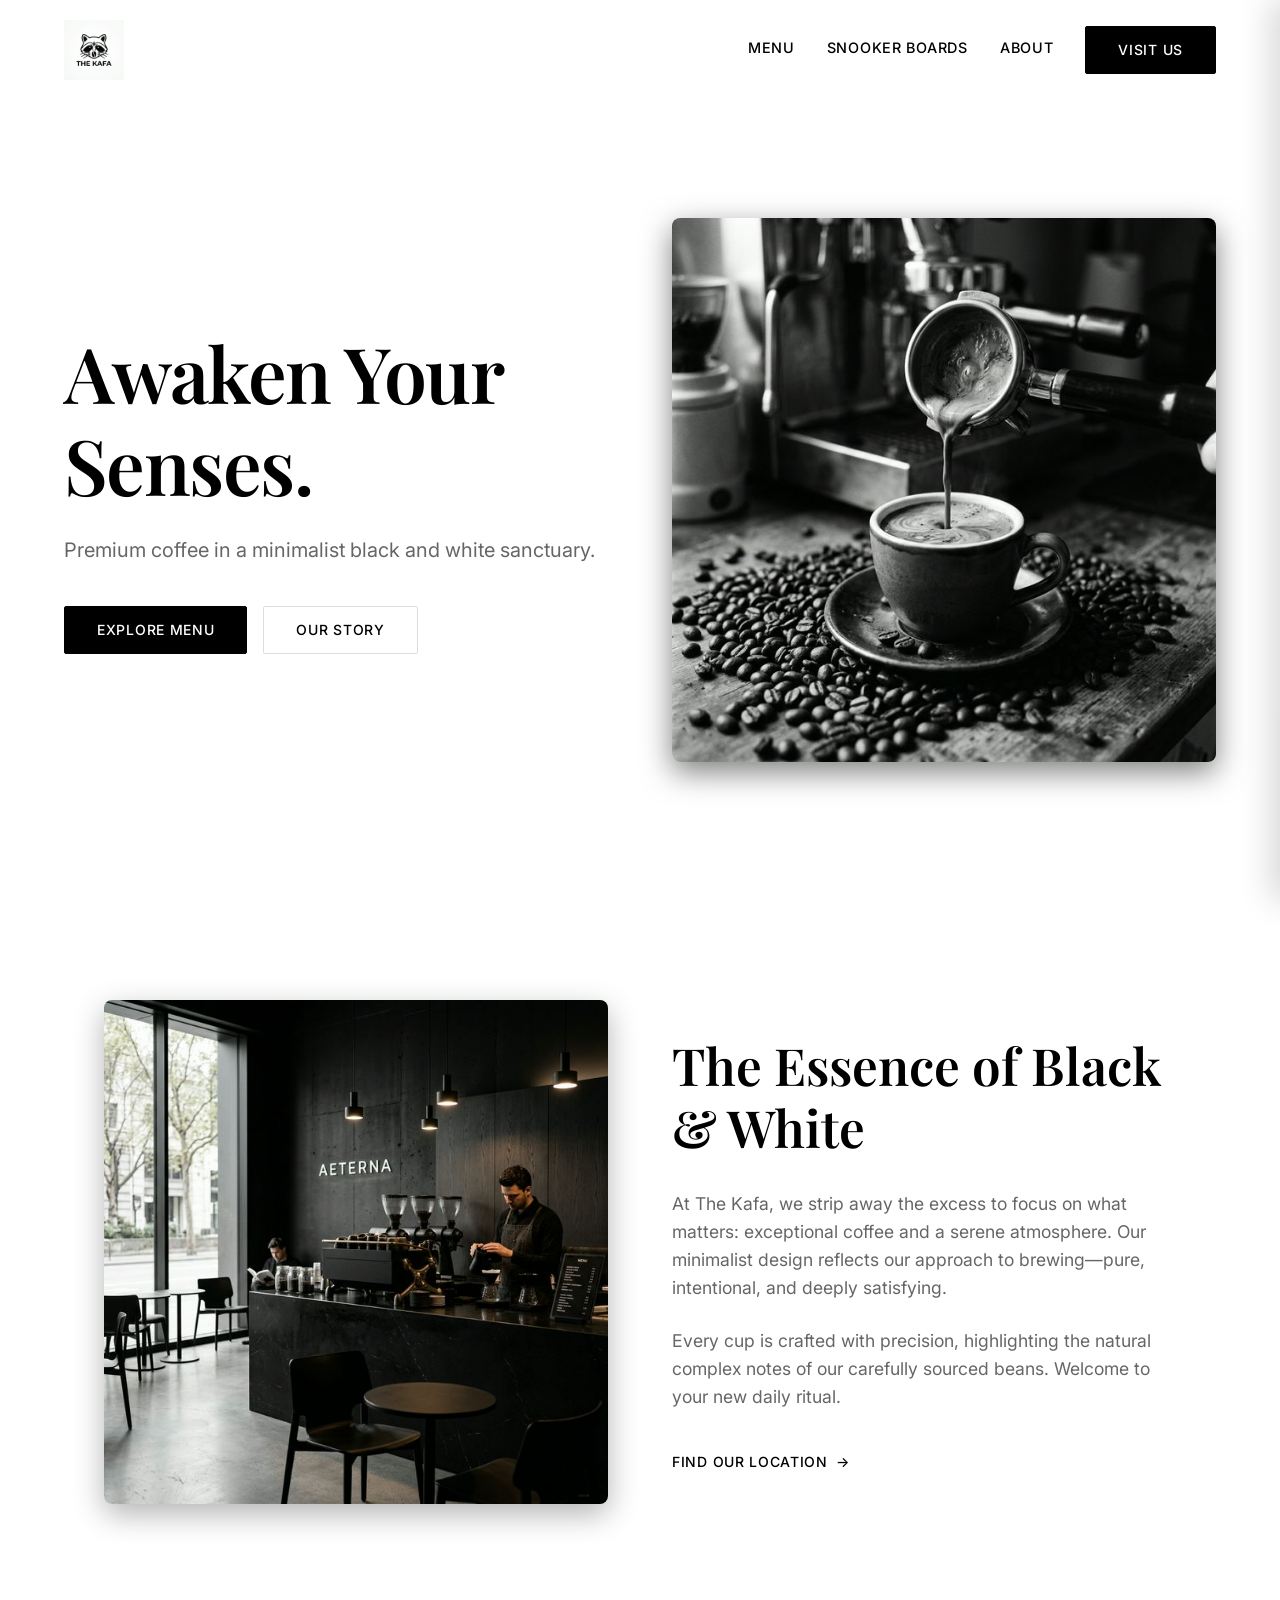
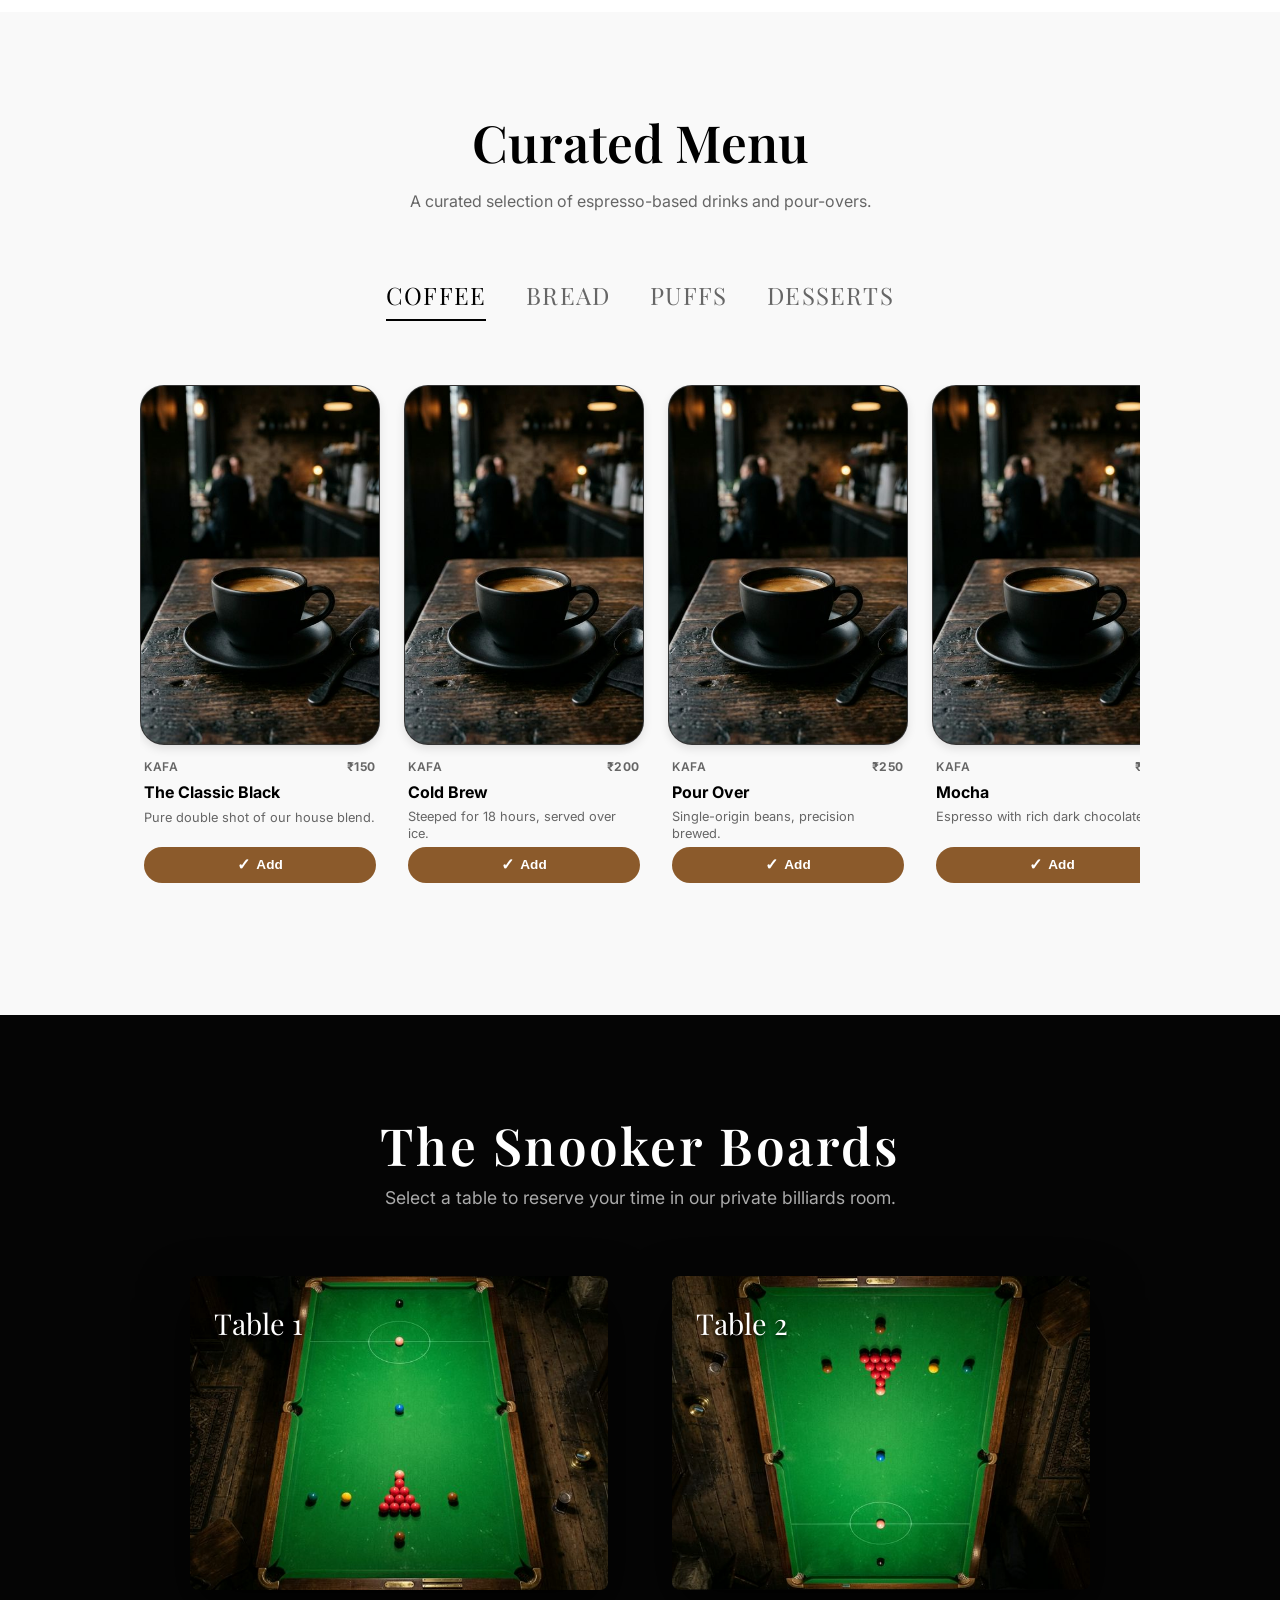
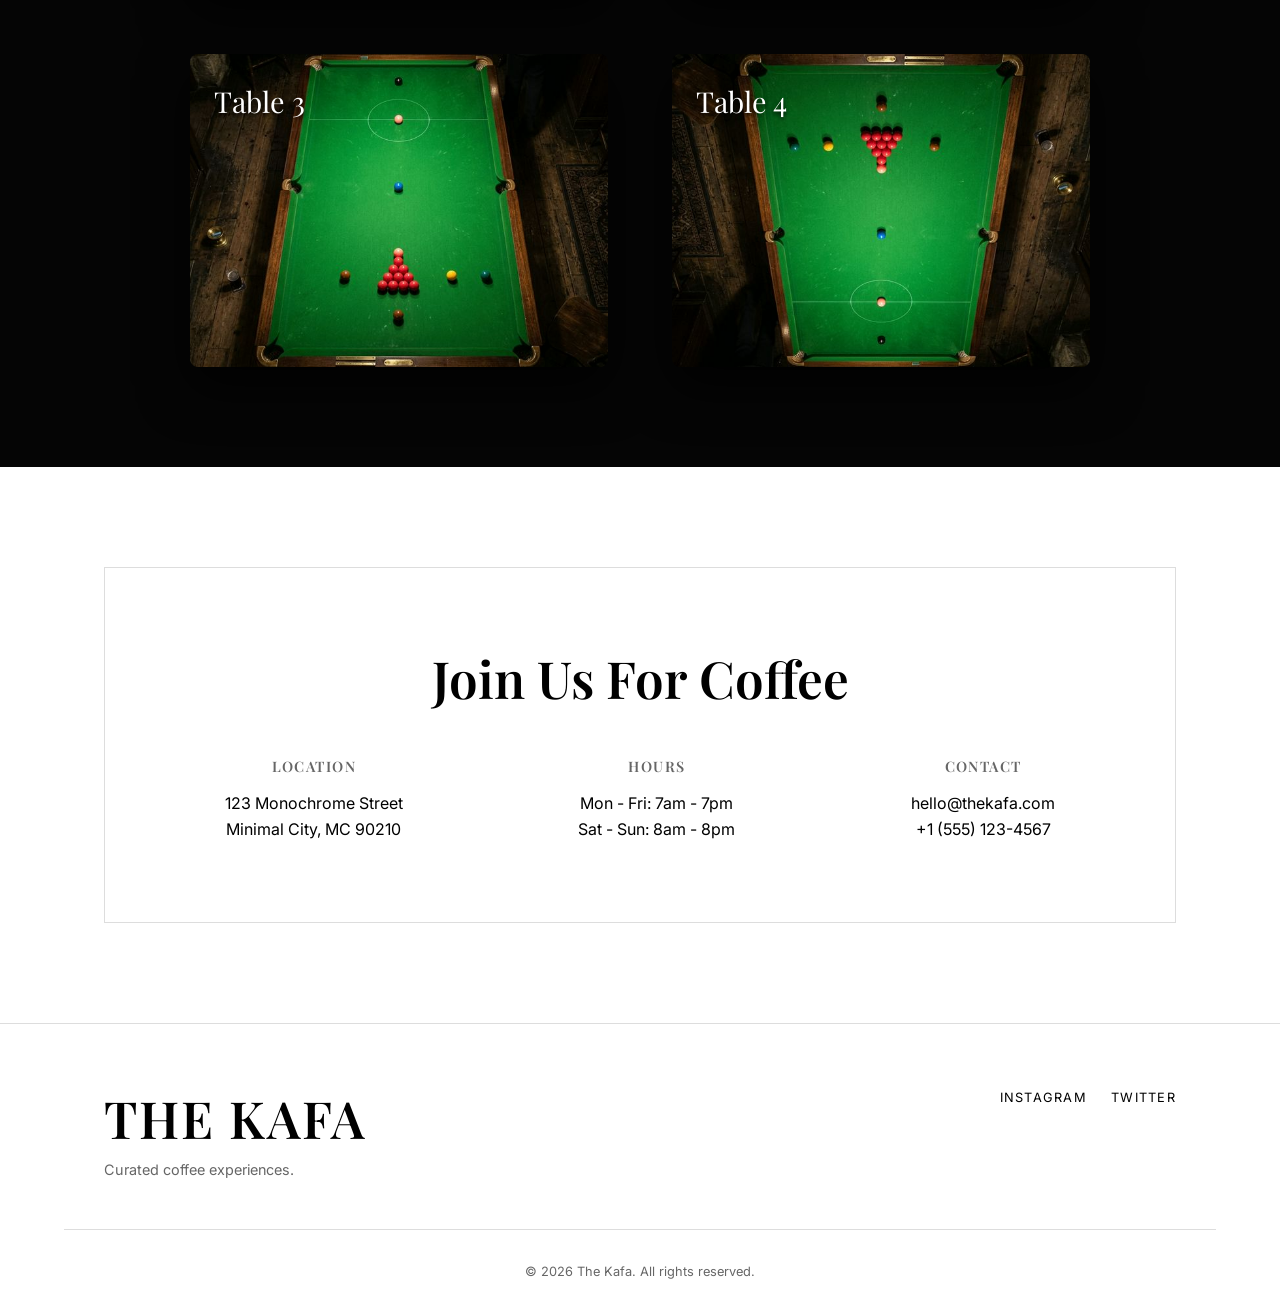
<file: index.html>
<!DOCTYPE html>
<html lang="en">
<head>
    <meta charset="UTF-8">
    <meta name="viewport" content="width=device-width, initial-scale=1.0">
    <title>The Kafa | Premium Coffee</title>
    <meta name="description" content="Experience premium black and white aesthetics at The Kafa coffee shop.">
    <!-- Fonts -->
    <link rel="preconnect" href="https://fonts.googleapis.com">
    <link rel="preconnect" href="https://fonts.gstatic.com" crossorigin>
    <link href="https://fonts.googleapis.com/css2?family=Inter:wght@300;400;500;600&family=Playfair+Display:wght@400;600;700&display=swap" rel="stylesheet">
    <!-- CSS -->
    <link rel="stylesheet" href="style.css?v=7">
</head>
<body>
    <nav class="navbar">
        <div class="nav-container">
            <a href="#" class="logo">
                <img src="kafa_logo.png" alt="The Kafa Logo" id="nav-logo" onerror="this.onerror=null; this.src='[data-uri]';">
            </a>
            <div class="nav-links">
                <a href="#menu">Menu</a>
                <a href="#boards">Snooker Boards</a>
                <a href="#about">About</a>
                <a href="#contact" class="btn-primary">Visit Us</a>
            </div>
            <div class="mobile-menu-btn">
                <span></span>
                <span></span>
                <span></span>
            </div>
        </div>
    </nav>

    <main>
        <!-- Hero Section -->
        <section class="hero" id="home">
            <div class="hero-content fade-in-up">
                <h1 class="hero-title">Awaken Your<br>Senses.</h1>
                <p class="hero-subtitle">Premium coffee in a minimalist black and white sanctuary.</p>
                <div class="hero-actions">
                    <a href="#menu" class="btn-primary">Explore Menu</a>
                    <a href="#about" class="btn-secondary">Our Story</a>
                </div>
            </div>
            <div class="hero-image-container fade-in-up" style="animation-delay: 0.2s;">
                 <img src="hero_coffee.png" alt="Coffee Pouring" style="width: 100%; height: 100%; object-fit: cover; border-radius: 8px; box-shadow: 0 10px 30px rgba(0,0,0,0.5);">
            </div>
        </section>

        <!-- About Section -->
        <section class="about section-padding" id="about">
            <div class="container">
                <div class="about-grid">
                    <div class="about-image scroll-reveal">
                        <img src="cafe_interior.png" alt="The Kafa Interior" style="width: 100%; height: 100%; object-fit: cover; border-radius: 8px; box-shadow: 0 10px 30px rgba(0,0,0,0.3);">
                    </div>
                    <div class="about-text scroll-reveal">
                        <h2 class="section-title">The Essence of Black & White</h2>
                        <p>At The Kafa, we strip away the excess to focus on what matters: exceptional coffee and a serene atmosphere. Our minimalist design reflects our approach to brewing—pure, intentional, and deeply satisfying.</p>
                        <p>Every cup is crafted with precision, highlighting the natural complex notes of our carefully sourced beans. Welcome to your new daily ritual.</p>
                        <a href="#contact" class="link-arrow">Find our location <span class="arrow">→</span></a>
                    </div>
                </div>
            </div>
        </section>

        <!-- Menu Section -->
        <section class="menu section-padding" id="menu">
            <div class="container">
                <div class="section-header scroll-reveal">
                    <h2 class="section-title">Curated Menu</h2>
                    <p class="section-subtitle">A curated selection of espresso-based drinks and pour-overs.</p>
                </div>
                
                <div class="menu-tabs scroll-reveal">
                    <button class="tab-btn active" data-tab="coffee">Coffee</button>
                    <button class="tab-btn" data-tab="bread">Bread</button>
                    <button class="tab-btn" data-tab="puffs">Puffs</button>
                    <button class="tab-btn" data-tab="desserts">Desserts</button>
                </div>
                
                <div class="menu-content-container">
                    <!-- Coffee -->
                    <div class="menu-category active fade-in-up" id="coffee">
                        <div class="menu-item-wrapper">
                            <div class="menu-item-card">
                                <img src="coffee_sample.png" alt="The Classic Black" class="item-bg">
                            </div>
                            <div class="menu-item-info">
                                <div class="info-top">
                                    <span class="info-category">KAFA</span>
                                    <span class="item-price">₹150</span>
                                </div>
                                <span class="item-name">The Classic Black</span>
                                <span class="item-desc">Pure double shot of our house blend.</span>
                                <div class="cart-action">
                                <button class="add-btn">
                                    <span class="tick">✓</span>
                                    <span class="add-text">Add</span>
                                </button>
                                <div class="qty-group hidden">
                                    <span class="qty-count">1</span>
                                    <button class="qty-plus">+</button>
                                </div>
                            </div>
                            </div>
                        </div>
                        <div class="menu-item-wrapper">
                            <div class="menu-item-card">
                                <img src="coffee_sample.png" alt="Cold Brew" class="item-bg">
                            </div>
                            <div class="menu-item-info">
                                <div class="info-top">
                                    <span class="info-category">KAFA</span>
                                    <span class="item-price">₹200</span>
                                </div>
                                <span class="item-name">Cold Brew</span>
                                <span class="item-desc">Steeped for 18 hours, served over ice.</span>
                                <div class="cart-action">
                                <button class="add-btn">
                                    <span class="tick">✓</span>
                                    <span class="add-text">Add</span>
                                </button>
                                <div class="qty-group hidden">
                                    <span class="qty-count">1</span>
                                    <button class="qty-plus">+</button>
                                </div>
                            </div>
                            </div>
                        </div>
                        <div class="menu-item-wrapper">
                            <div class="menu-item-card">
                                <img src="coffee_sample.png" alt="Pour Over" class="item-bg">
                            </div>
                            <div class="menu-item-info">
                                <div class="info-top">
                                    <span class="info-category">KAFA</span>
                                    <span class="item-price">₹250</span>
                                </div>
                                <span class="item-name">Pour Over</span>
                                <span class="item-desc">Single-origin beans, precision brewed.</span>
                                <div class="cart-action">
                                <button class="add-btn">
                                    <span class="tick">✓</span>
                                    <span class="add-text">Add</span>
                                </button>
                                <div class="qty-group hidden">
                                    <span class="qty-count">1</span>
                                    <button class="qty-plus">+</button>
                                </div>
                            </div>
                            </div>
                        </div>
                        <div class="menu-item-wrapper">
                            <div class="menu-item-card">
                                <img src="coffee_sample.png" alt="Mocha" class="item-bg">
                            </div>
                            <div class="menu-item-info">
                                <div class="info-top">
                                    <span class="info-category">KAFA</span>
                                    <span class="item-price">₹220</span>
                                </div>
                                <span class="item-name">Mocha</span>
                                <span class="item-desc">Espresso with rich dark chocolate.</span>
                                <div class="cart-action">
                                <button class="add-btn">
                                    <span class="tick">✓</span>
                                    <span class="add-text">Add</span>
                                </button>
                                <div class="qty-group hidden">
                                    <span class="qty-count">1</span>
                                    <button class="qty-plus">+</button>
                                </div>
                            </div>
                            </div>
                        </div>
                    </div>

                    <!-- Bread -->
                    <div class="menu-category" id="bread">
                        <div class="menu-item-wrapper">
                            <div class="menu-item-card">
                                <img src="coffee_sample.png" alt="Sourdough Slice" class="item-bg">
                            </div>
                            <div class="menu-item-info">
                                <div class="info-top">
                                    <span class="info-category">KAFA</span>
                                    <span class="item-price">₹120</span>
                                </div>
                                <span class="item-name">Sourdough Slice</span>
                                <span class="item-desc">Artisan wild yeast, toasted with butter.</span>
                                <div class="cart-action">
                                <button class="add-btn">
                                    <span class="tick">✓</span>
                                    <span class="add-text">Add</span>
                                </button>
                                <div class="qty-group hidden">
                                    <span class="qty-count">1</span>
                                    <button class="qty-plus">+</button>
                                </div>
                            </div>
                            </div>
                        </div>
                        <div class="menu-item-wrapper">
                            <div class="menu-item-card">
                                <img src="coffee_sample.png" alt="Garlic Baguette" class="item-bg">
                            </div>
                            <div class="menu-item-info">
                                <div class="info-top">
                                    <span class="info-category">KAFA</span>
                                    <span class="item-price">₹180</span>
                                </div>
                                <span class="item-name">Garlic Baguette</span>
                                <span class="item-desc">Herb butter, baked to crispy perfection.</span>
                                <div class="cart-action">
                                <button class="add-btn">
                                    <span class="tick">✓</span>
                                    <span class="add-text">Add</span>
                                </button>
                                <div class="qty-group hidden">
                                    <span class="qty-count">1</span>
                                    <button class="qty-plus">+</button>
                                </div>
                            </div>
                            </div>
                        </div>
                        <div class="menu-item-wrapper">
                            <div class="menu-item-card">
                                <img src="coffee_sample.png" alt="Olive Focaccia" class="item-bg">
                            </div>
                            <div class="menu-item-info">
                                <div class="info-top">
                                    <span class="info-category">KAFA</span>
                                    <span class="item-price">₹160</span>
                                </div>
                                <span class="item-name">Olive Focaccia</span>
                                <span class="item-desc">Soft Italian bread with black olives.</span>
                                <div class="cart-action">
                                <button class="add-btn">
                                    <span class="tick">✓</span>
                                    <span class="add-text">Add</span>
                                </button>
                                <div class="qty-group hidden">
                                    <span class="qty-count">1</span>
                                    <button class="qty-plus">+</button>
                                </div>
                            </div>
                            </div>
                        </div>
                        <div class="menu-item-wrapper">
                            <div class="menu-item-card">
                                <img src="coffee_sample.png" alt="Croissant" class="item-bg">
                            </div>
                            <div class="menu-item-info">
                                <div class="info-top">
                                    <span class="info-category">KAFA</span>
                                    <span class="item-price">₹150</span>
                                </div>
                                <span class="item-name">Croissant</span>
                                <span class="item-desc">Classic buttery French pastry.</span>
                                <div class="cart-action">
                                <button class="add-btn">
                                    <span class="tick">✓</span>
                                    <span class="add-text">Add</span>
                                </button>
                                <div class="qty-group hidden">
                                    <span class="qty-count">1</span>
                                    <button class="qty-plus">+</button>
                                </div>
                            </div>
                            </div>
                        </div>
                    </div>

                    <!-- Puffs -->
                    <div class="menu-category" id="puffs">
                        <div class="menu-item-wrapper">
                            <div class="menu-item-card">
                                <img src="coffee_sample.png" alt="Veg Pattie" class="item-bg">
                            </div>
                            <div class="menu-item-info">
                                <div class="info-top">
                                    <span class="info-category">KAFA</span>
                                    <span class="item-price">₹80</span>
                                </div>
                                <span class="item-name">Veg Pattie</span>
                                <span class="item-desc">Spiced vegetables in flaky pastry.</span>
                                <div class="cart-action">
                                <button class="add-btn">
                                    <span class="tick">✓</span>
                                    <span class="add-text">Add</span>
                                </button>
                                <div class="qty-group hidden">
                                    <span class="qty-count">1</span>
                                    <button class="qty-plus">+</button>
                                </div>
                            </div>
                            </div>
                        </div>
                        <div class="menu-item-wrapper">
                            <div class="menu-item-card">
                                <img src="coffee_sample.png" alt="Paneer Puff" class="item-bg">
                            </div>
                            <div class="menu-item-info">
                                <div class="info-top">
                                    <span class="info-category">KAFA</span>
                                    <span class="item-price">₹100</span>
                                </div>
                                <span class="item-name">Paneer Puff</span>
                                <span class="item-desc">Savoury cottage cheese filling.</span>
                                <div class="cart-action">
                                <button class="add-btn">
                                    <span class="tick">✓</span>
                                    <span class="add-text">Add</span>
                                </button>
                                <div class="qty-group hidden">
                                    <span class="qty-count">1</span>
                                    <button class="qty-plus">+</button>
                                </div>
                            </div>
                            </div>
                        </div>
                        <div class="menu-item-wrapper">
                            <div class="menu-item-card">
                                <img src="coffee_sample.png" alt="Mushroom Puff" class="item-bg">
                            </div>
                            <div class="menu-item-info">
                                <div class="info-top">
                                    <span class="info-category">KAFA</span>
                                    <span class="item-price">₹110</span>
                                </div>
                                <span class="item-name">Mushroom Puff</span>
                                <span class="item-desc">Creamy mushroom and herb centre.</span>
                                <div class="cart-action">
                                <button class="add-btn">
                                    <span class="tick">✓</span>
                                    <span class="add-text">Add</span>
                                </button>
                                <div class="qty-group hidden">
                                    <span class="qty-count">1</span>
                                    <button class="qty-plus">+</button>
                                </div>
                            </div>
                            </div>
                        </div>
                        <div class="menu-item-wrapper">
                            <div class="menu-item-card">
                                <img src="coffee_sample.png" alt="Corn Puff" class="item-bg">
                            </div>
                            <div class="menu-item-info">
                                <div class="info-top">
                                    <span class="info-category">KAFA</span>
                                    <span class="item-price">₹120</span>
                                </div>
                                <span class="item-name">Corn Puff</span>
                                <span class="item-desc">Sweet corn and creamy cheese filling.</span>
                                <div class="cart-action">
                                <button class="add-btn">
                                    <span class="tick">✓</span>
                                    <span class="add-text">Add</span>
                                </button>
                                <div class="qty-group hidden">
                                    <span class="qty-count">1</span>
                                    <button class="qty-plus">+</button>
                                </div>
                            </div>
                            </div>
                        </div>
                    </div>

                    <!-- Desserts -->
                    <div class="menu-category" id="desserts">
                        <div class="menu-item-wrapper">
                            <div class="menu-item-card">
                                <img src="coffee_sample.png" alt="Dark Tart" class="item-bg">
                            </div>
                            <div class="menu-item-info">
                                <div class="info-top">
                                    <span class="info-category">KAFA</span>
                                    <span class="item-price">₹220</span>
                                </div>
                                <span class="item-name">Dark Tart</span>
                                <span class="item-desc">70% cocoa with a buttery crust.</span>
                                <div class="cart-action">
                                <button class="add-btn">
                                    <span class="tick">✓</span>
                                    <span class="add-text">Add</span>
                                </button>
                                <div class="qty-group hidden">
                                    <span class="qty-count">1</span>
                                    <button class="qty-plus">+</button>
                                </div>
                            </div>
                            </div>
                        </div>
                        <div class="menu-item-wrapper">
                            <div class="menu-item-card">
                                <img src="coffee_sample.png" alt="Vanilla Eclair" class="item-bg">
                            </div>
                            <div class="menu-item-info">
                                <div class="info-top">
                                    <span class="info-category">KAFA</span>
                                    <span class="item-price">₹180</span>
                                </div>
                                <span class="item-name">Vanilla Eclair</span>
                                <span class="item-desc">Choux pastry with vanilla cream.</span>
                                <div class="cart-action">
                                <button class="add-btn">
                                    <span class="tick">✓</span>
                                    <span class="add-text">Add</span>
                                </button>
                                <div class="qty-group hidden">
                                    <span class="qty-count">1</span>
                                    <button class="qty-plus">+</button>
                                </div>
                            </div>
                            </div>
                        </div>
                        <div class="menu-item-wrapper">
                            <div class="menu-item-card">
                                <img src="coffee_sample.png" alt="Cheesecake" class="item-bg">
                            </div>
                            <div class="menu-item-info">
                                <div class="info-top">
                                    <span class="info-category">KAFA</span>
                                    <span class="item-price">₹250</span>
                                </div>
                                <span class="item-name">Cheesecake</span>
                                <span class="item-desc">Classic baked minimal cheesecake.</span>
                                <div class="cart-action">
                                <button class="add-btn">
                                    <span class="tick">✓</span>
                                    <span class="add-text">Add</span>
                                </button>
                                <div class="qty-group hidden">
                                    <span class="qty-count">1</span>
                                    <button class="qty-plus">+</button>
                                </div>
                            </div>
                            </div>
                        </div>
                        <div class="menu-item-wrapper">
                            <div class="menu-item-card">
                                <img src="coffee_sample.png" alt="Brownie" class="item-bg">
                            </div>
                            <div class="menu-item-info">
                                <div class="info-top">
                                    <span class="info-category">KAFA</span>
                                    <span class="item-price">₹160</span>
                                </div>
                                <span class="item-name">Brownie</span>
                                <span class="item-desc">Rich dark chocolate fudge block.</span>
                                <div class="cart-action">
                                <button class="add-btn">
                                    <span class="tick">✓</span>
                                    <span class="add-text">Add</span>
                                </button>
                                <div class="qty-group hidden">
                                    <span class="qty-count">1</span>
                                    <button class="qty-plus">+</button>
                                </div>
                            </div>
                            </div>
                        </div>
                    </div>
                </div>
            </div>
        </section>

        <!-- Snooker Boards Section -->
        <section class="snooker-section" id="boards">
            <div class="dark-room">
                <div class="dark-room-title scroll-reveal">
                    <h2>The Snooker Boards</h2>
                    <p>Select a table to reserve your time in our private billiards room.</p>
                </div>

                <div class="realistic-boards-grid scroll-reveal" style="transition-delay: 0.2s;">
                    <!-- Table 1 -->
                    <div class="real-table-wrapper">
                        <img src="snooker_table.png" alt="Realistic rectangular snooker table 1" class="real-table-img">
                        <span class="table-label">Table 1</span>
                        <div class="time-slots-overlay">
                            <h4>Available Slots</h4>
                            <div class="time-slots">
                                <span class="slot">09:00 AM</span>
                                <span class="slot">11:30 AM</span>
                                <span class="slot">02:00 PM</span>
                            </div>
                        </div>
                    </div>

                    <!-- Table 2 -->
                    <div class="real-table-wrapper">
                        <img src="snooker_table.png" alt="Realistic rectangular snooker table 2" class="real-table-img" style="transform: rotate(180deg);">
                        <span class="table-label">Table 2</span>
                        <div class="time-slots-overlay">
                            <h4>Available Slots</h4>
                            <div class="time-slots">
                                <span class="slot">10:00 AM</span>
                                <span class="slot">01:00 PM</span>
                                <span class="slot">05:00 PM</span>
                            </div>
                        </div>
                    </div>

                    <!-- Table 3 -->
                    <div class="real-table-wrapper">
                        <img src="snooker_table.png" alt="Realistic rectangular snooker table 3" class="real-table-img" style="transform: scaleX(-1);">
                        <span class="table-label">Table 3</span>
                        <div class="time-slots-overlay">
                            <h4>Available Slots</h4>
                            <div class="time-slots">
                                <span class="slot">08:00 AM</span>
                                <span class="slot">12:30 PM</span>
                                <span class="slot">06:00 PM</span>
                            </div>
                        </div>
                    </div>

                    <!-- Table 4 -->
                    <div class="real-table-wrapper">
                        <img src="snooker_table.png" alt="Realistic rectangular snooker table 4" class="real-table-img" style="transform: scaleY(-1);">
                        <span class="table-label">Table 4</span>
                        <div class="time-slots-overlay">
                            <h4>Available Slots</h4>
                            <div class="time-slots">
                                <span class="slot">09:30 AM</span>
                                <span class="slot">02:30 PM</span>
                                <span class="slot">06:30 PM</span>
                            </div>
                        </div>
                    </div>
                </div>
            </div>
        </section>
        
        <!-- Contact Section -->
        <section class="contact section-padding" id="contact">
            <div class="container">
                <div class="contact-box scroll-reveal">
                    <h2 class="section-title text-center">Join Us For Coffee</h2>
                    <div class="contact-info">
                         <div class="info-block">
                             <h4>Location</h4>
                             <p>123 Monochrome Street<br>Minimal City, MC 90210</p>
                         </div>
                         <div class="info-block">
                             <h4>Hours</h4>
                             <p>Mon - Fri: 7am - 7pm<br>Sat - Sun: 8am - 8pm</p>
                         </div>
                         <div class="info-block">
                             <h4>Contact</h4>
                             <p>hello@thekafa.com<br>+1 (555) 123-4567</p>
                         </div>
                    </div>
                </div>
            </div>
        </section>
    </main>

    <footer class="footer">
        <div class="container footer-content">
            <div class="footer-brand">
                <h2 class="footer-logo">THE KAFA</h2>
                <p>Curated coffee experiences.</p>
            </div>
            <div class="footer-social">
                <a href="#">Instagram</a>
                <a href="#">Twitter</a>
            </div>
        </div>
        <div class="footer-bottom">
            <p>&copy; 2026 The Kafa. All rights reserved.</p>
        </div>
    </footer>
    </footer>

    <!-- Shopping Cart UI -->
    <div class="floating-cart" id="floating-cart">
        <svg xmlns="http://www.w3.org/2000/svg" width="24" height="24" viewBox="0 0 24 24" fill="none" stroke="currentColor" stroke-width="2" stroke-linecap="round" stroke-linejoin="round" class="feather feather-shopping-bag"><path d="M6 2L3 6v14a2 2 0 0 0 2 2h14a2 2 0 0 0 2-2V6l-3-4z"></path><line x1="3" y1="6" x2="21" y2="6"></line><path d="M16 10a4 4 0 0 1-8 0"></path></svg>
        <span class="cart-badge" id="cart-badge">0</span>
    </div>

    <div class="cart-overlay" id="cart-overlay"></div>
    <div class="cart-sidebar" id="cart-sidebar">
        <div class="cart-header">
            <h2>Your Order</h2>
            <button class="close-cart" id="close-cart">✕</button>
        </div>
        <div class="cart-items" id="cart-items">
            <!-- Items rendered by JS -->
        </div>
        <div class="cart-footer">
            <div class="cart-total">
                <span>Total</span>
                <span id="cart-total-price">₹0</span>
            </div>
            <button class="checkout-btn">Checkout</button>
        </div>
    </div>

    <script src="main.js?v=13"></script>
</body>
</html>
</file>
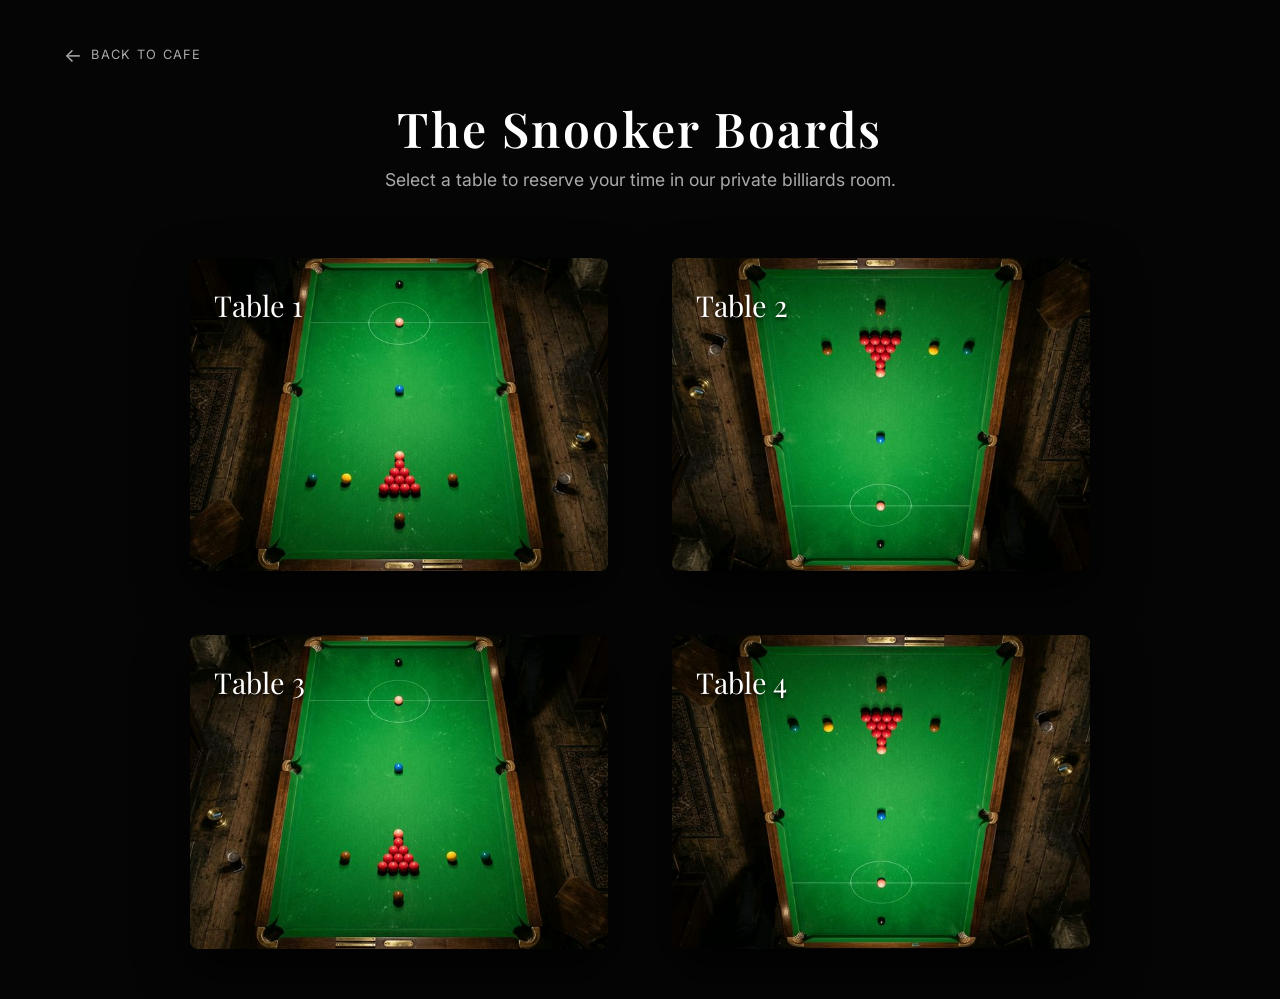
<file: boards.html>
<!DOCTYPE html>
<html lang="en" data-theme="dark">
<head>
    <meta charset="UTF-8">
    <meta name="viewport" content="width=device-width, initial-scale=1.0">
    <title>The Kafa | Snooker Boards</title>
    <link rel="preconnect" href="https://fonts.googleapis.com">
    <link rel="preconnect" href="https://fonts.gstatic.com" crossorigin>
    <link href="https://fonts.googleapis.com/css2?family=Inter:wght@300;400;500;600&family=Playfair+Display:wght@400;600;700&display=swap" rel="stylesheet">
    <link rel="stylesheet" href="style.css">
    <style>
        /* Specific overrides for the realistic boards page */
        body.boards-page {
            background-color: #050505;
            color: #ffffff;
            min-height: 100vh;
            display: flex;
            flex-direction: column;
            margin: 0;
            padding: 0;
        }
        
        .dark-room {
            flex-grow: 1;
            padding: 100px 5% 50px;
            display: flex;
            flex-direction: column;
            align-items: center;
            position: relative;
        }
        
        .dark-room-title {
            text-align: center;
            margin-bottom: 4rem;
            z-index: 2;
        }

        .dark-room-title h2 {
            font-size: 3rem;
            margin-bottom: 0.5rem;
            letter-spacing: 0.05em;
        }

        .dark-room-title p {
            color: #aaaaaa;
            font-size: 1.1rem;
        }

        .realistic-boards-grid {
            display: grid;
            grid-template-columns: repeat(2, 1fr);
            gap: 4rem;
            max-width: 900px;
            width: 100%;
            z-index: 2;
        }

        @media (max-width: 768px) {
            .realistic-boards-grid {
                grid-template-columns: 1fr;
                gap: 2rem;
            }
        }

        .real-table-wrapper {
            position: relative;
            width: 100%;
            aspect-ratio: 4/3;
            border-radius: 8px;
            overflow: hidden;
            box-shadow: 0 20px 50px rgba(0,0,0,0.8);
            cursor: pointer;
            transition: transform 0.4s ease, box-shadow 0.4s ease;
        }

        .real-table-wrapper:hover {
            transform: translateY(-10px) scale(1.02);
            box-shadow: 0 30px 60px rgba(0,0,0,0.9);
        }

        .real-table-img {
            width: 100%;
            height: 100%;
            object-fit: cover;
            transition: filter 0.4s ease;
            display: block;
        }

        .real-table-wrapper:hover .real-table-img {
            filter: brightness(0.2) blur(3px);
        }

        .table-label {
            position: absolute;
            top: 1.5rem;
            left: 1.5rem;
            font-family: var(--font-heading);
            font-size: 1.8rem;
            text-shadow: 0 2px 4px rgba(0,0,0,0.9);
            pointer-events: none;
            transition: opacity 0.3s ease;
            color: #ffffff;
        }

        .real-table-wrapper:hover .table-label {
            opacity: 0;
        }

        .time-slots-overlay {
            position: absolute;
            top: 0;
            left: 0;
            width: 100%;
            height: 100%;
            display: flex;
            flex-direction: column;
            justify-content: center;
            align-items: center;
            opacity: 0;
            visibility: hidden;
            transition: all 0.4s ease;
            transform: translateY(20px);
            padding: 2rem;
            text-align: center;
        }

        .real-table-wrapper:hover .time-slots-overlay {
            opacity: 1;
            visibility: visible;
            transform: translateY(0);
        }

        .time-slots-overlay h4 {
            margin-bottom: 1.5rem;
            font-size: 1.25rem;
            letter-spacing: 0.1em;
            text-transform: uppercase;
            color: #ffffff;
        }
        
        .time-slots-overlay .slot {
            font-size: 0.9rem;
            padding: 8px 14px;
            border: 1px solid #ffffff;
            border-radius: 2px;
            color: #ffffff;
            transition: all 0.2s ease;
            background: rgba(0,0,0,0.5);
            margin: 4px;
            display: inline-block;
        }

        .time-slots-overlay .slot:hover {
            background-color: #ffffff;
            color: #000000;
        }
        
        /* Back Button */
        .back-btn {
            position: absolute;
            top: 40px;
            left: 5%;
            display: inline-flex;
            align-items: center;
            color: #aaaaaa;
            text-decoration: none;
            text-transform: uppercase;
            letter-spacing: 0.1em;
            font-size: 0.8rem;
            z-index: 10;
            transition: color 0.3s ease;
        }
        .back-btn span {
            margin-right: 8px;
            font-size: 1.2rem;
        }
        .back-btn:hover {
            color: #ffffff;
        }
    </style>
</head>
<body class="boards-page">
    <a href="index.html" class="back-btn"><span>&larr;</span> Back to Cafe</a>
    
    <div class="dark-room">
        <div class="dark-room-title fade-in-up">
            <h2>The Snooker Boards</h2>
            <p>Select a table to reserve your time in our private billiards room.</p>
        </div>

        <div class="realistic-boards-grid fade-in-up" style="animation-delay: 0.2s;">
            <!-- Table 1 -->
            <div class="real-table-wrapper">
                <img src="snooker_table.png" alt="Realistic rectangular snooker table 1" class="real-table-img">
                <span class="table-label">Table 1</span>
                <div class="time-slots-overlay">
                    <h4>Available Slots</h4>
                    <div class="time-slots">
                        <span class="slot">09:00 AM</span>
                        <span class="slot">11:30 AM</span>
                        <span class="slot">02:00 PM</span>
                    </div>
                </div>
            </div>

            <!-- Table 2 -->
            <div class="real-table-wrapper">
                <img src="snooker_table.png" alt="Realistic rectangular snooker table 2" class="real-table-img" style="transform: rotate(180deg);">
                <span class="table-label">Table 2</span>
                <div class="time-slots-overlay">
                    <h4>Available Slots</h4>
                    <div class="time-slots">
                        <span class="slot">10:00 AM</span>
                        <span class="slot">01:00 PM</span>
                        <span class="slot">05:00 PM</span>
                    </div>
                </div>
            </div>

            <!-- Table 3 -->
            <div class="real-table-wrapper">
                <img src="snooker_table.png" alt="Realistic rectangular snooker table 3" class="real-table-img" style="transform: scaleX(-1);">
                <span class="table-label">Table 3</span>
                <div class="time-slots-overlay">
                    <h4>Available Slots</h4>
                    <div class="time-slots">
                        <span class="slot">08:00 AM</span>
                        <span class="slot">12:30 PM</span>
                        <span class="slot">06:00 PM</span>
                    </div>
                </div>
            </div>

            <!-- Table 4 -->
            <div class="real-table-wrapper">
                <img src="snooker_table.png" alt="Realistic rectangular snooker table 4" class="real-table-img" style="transform: scaleY(-1);">
                <span class="table-label">Table 4</span>
                <div class="time-slots-overlay">
                    <h4>Available Slots</h4>
                    <div class="time-slots">
                        <span class="slot">09:30 AM</span>
                        <span class="slot">02:30 PM</span>
                        <span class="slot">06:30 PM</span>
                    </div>
                </div>
            </div>
        </div>
    </div>
</body>
</html>
</file>
<file: style.css>
/* --- CSS Resets & Variables --- */
:root {
    --bg-color: #ffffff;
    --text-color: #000000;
    --text-muted: #666666;
    --border-color: #dddddd;
    --accent-color: #000000;
    
    --font-heading: 'Playfair Display', serif;
    --font-body: 'Inter', sans-serif;
    
    --transition: all 0.3s cubic-bezier(0.25, 0.8, 0.25, 1);
}

/* Dark mode class to allow toggling or just adhering to black and white */
[data-theme="dark"] {
    --bg-color: #0a0a0a;
    --text-color: #ffffff;
    --text-muted: #a0a0a0;
    --border-color: #333333;
    --accent-color: #ffffff;
}

* {
    margin: 0;
    padding: 0;
    box-sizing: border-box;
}

html {
    scroll-behavior: smooth;
}

body {
    font-family: var(--font-body);
    background-color: var(--bg-color);
    color: var(--text-color);
    line-height: 1.6;
    overflow-x: hidden;
    transition: background-color 0.4s ease, color 0.4s ease;
}

/* Typography */
h1, h2, h3, h4, h5, h6 {
    font-family: var(--font-heading);
    font-weight: 600;
    line-height: 1.2;
}

h1 {
    font-size: clamp(3rem, 6vw, 6rem);
    letter-spacing: -0.02em;
}

h2 {
    font-size: clamp(2rem, 4vw, 3.5rem);
}

h3 {
    font-size: 1.5rem;
}

a {
    color: inherit;
    text-decoration: none;
    transition: var(--transition);
}

/* --- Layout & Utilities --- */
.container {
    max-width: 1200px;
    margin: 0 auto;
    padding: 0 5%;
}

.section-padding {
    padding: 100px 0;
}

.text-center {
    text-align: center;
}

/* Buttons */
.btn-primary, .btn-secondary {
    display: inline-block;
    padding: 12px 32px;
    font-weight: 500;
    letter-spacing: 0.05em;
    text-transform: uppercase;
    font-size: 0.875rem;
    cursor: pointer;
    border-radius: 2px;
    transition: var(--transition);
}

.btn-primary {
    background-color: var(--text-color);
    color: var(--bg-color);
    border: 1px solid var(--text-color);
}

.btn-primary:hover {
    background-color: transparent;
    color: var(--text-color);
}

.btn-secondary {
    background-color: transparent;
    color: var(--text-color);
    border: 1px solid var(--border-color);
}

.btn-secondary:hover {
    border-color: var(--text-color);
    background-color: var(--text-color);
    color: var(--bg-color);
}

/* --- Navbar --- */
.navbar {
    position: fixed;
    top: 0;
    left: 0;
    width: 100%;
    z-index: 1000;
    padding: 20px 0;
    transition: var(--transition);
    background-color: rgba(255, 255, 255, 0.9);
    backdrop-filter: blur(10px);
    -webkit-backdrop-filter: blur(10px);
    border-bottom: 1px solid transparent;
}

.navbar.scrolled {
    padding: 12px 0;
    border-bottom: 1px solid var(--border-color);
    box-shadow: 0 4px 30px rgba(0, 0, 0, 0.05);
}

[data-theme="dark"] .navbar {
    background-color: rgba(10, 10, 10, 0.9);
}

.nav-container {
    display: flex;
    justify-content: space-between;
    align-items: center;
    max-width: 1400px;
    margin: 0 auto;
    padding: 0 5%;
}

.logo img {
    height: 60px;
    width: auto;
    display: block;
    transition: var(--transition);
    object-fit: contain;
}

.navbar.scrolled .logo img {
    height: 45px;
}

.nav-links {
    display: flex;
    gap: 2rem;
    align-items: center;
}

.nav-links a:not(.btn-primary) {
    font-size: 0.9rem;
    font-weight: 500;
    text-transform: uppercase;
    letter-spacing: 0.05em;
    position: relative;
    padding-bottom: 4px;
}

.nav-links a:not(.btn-primary)::after {
    content: '';
    position: absolute;
    bottom: -2px;
    left: 0;
    width: 0;
    height: 1px;
    background-color: var(--text-color);
    transition: width 0.3s ease;
}

.nav-links a:not(.btn-primary):hover::after {
    width: 100%;
}

.mobile-menu-btn {
    display: none;
    cursor: pointer;
    flex-direction: column;
    gap: 6px;
}

.mobile-menu-btn span {
    display: block;
    width: 30px;
    height: 2px;
    background-color: var(--text-color);
    transition: var(--transition);
}

/* --- Hero Section --- */
.hero {
    min-height: 100vh;
    padding-top: 80px;
    display: flex;
    align-items: center;
    justify-content: space-between;
    gap: 4rem;
    position: relative;
    overflow: hidden;
    max-width: 1400px;
    margin: 0 auto;
    padding-left: 5%;
    padding-right: 5%;
}

.hero-content {
    text-align: left;
    z-index: 2;
    flex: 1;
    padding: 0;
}

.hero-subtitle {
    font-size: 1.25rem;
    color: var(--text-muted);
    max-width: 600px;
    margin: 1.5rem 0 2.5rem; /* Aligned left */
}

.hero-actions {
    display: flex;
    gap: 1rem;
    justify-content: flex-start;
}

.hero-image-container {
    flex: 1;
    display: flex;
    justify-content: center;
    align-items: center;
    max-width: 550px;
    width: 100%;
}

/* Soft geometric bg decoration */
.hero-abstract-art {
    position: absolute;
    top: 50%;
    left: 50%;
    transform: translate(-50%, -50%);
    width: 60vw;
    height: 60vw;
    border-radius: 50%;
    background: radial-gradient(circle, rgba(0,0,0,0.03) 0%, rgba(0,0,0,0) 70%);
    z-index: 1;
    pointer-events: none;
}

[data-theme="dark"] .hero-abstract-art {
    background: radial-gradient(circle, rgba(255,255,255,0.03) 0%, rgba(0,0,0,0) 70%);
}

/* --- About Section --- */
.about-grid {
    display: grid;
    grid-template-columns: 1fr 1fr;
    gap: 4rem;
    align-items: center;
}

.image-placeholder {
    width: 100%;
    aspect-ratio: 4/5;
    background-color: #f0f0f0;
    display: flex;
    align-items: center;
    justify-content: center;
    border-radius: 4px;
    position: relative;
    overflow: hidden;
}

.image-placeholder::after {
    content: '';
    position: absolute;
    top: 0; left: 0; width: 100%; height: 100%;
    background: linear-gradient(135deg, rgba(255,255,255,0.1) 0%, rgba(255,255,255,0) 100%);
}

.placeholder-text {
    font-family: var(--font-heading);
    color: var(--text-muted);
    font-size: 1.2rem;
    letter-spacing: 0.1em;
    text-transform: uppercase;
}

.about-text p {
    margin-bottom: 1.5rem;
    color: var(--text-muted);
    font-size: 1.1rem;
}

.about-text .section-title {
    margin-bottom: 2rem;
}

.link-arrow {
    display: inline-flex;
    align-items: center;
    font-weight: 500;
    text-transform: uppercase;
    letter-spacing: 0.05em;
    font-size: 0.875rem;
    margin-top: 1rem;
    border-bottom: 1px solid transparent;
    padding-bottom: 2px;
}

.link-arrow:hover {
    border-bottom: 1px solid var(--text-color);
}

.link-arrow .arrow {
    margin-left: 8px;
    transition: transform 0.3s ease;
}

.link-arrow:hover .arrow {
    transform: translateX(5px);
}

/* --- Menu Section --- */
.menu {
    background-color: #f9f9f9;
}

[data-theme="dark"] .menu {
    background-color: #111111;
}

.menu .section-header {
    text-align: center;
    margin-bottom: 4rem;
}

.menu .section-subtitle {
    color: var(--text-muted);
    margin-top: 1rem;
}

.menu-tabs {
    display: flex;
    justify-content: center;
    gap: 2.5rem;
    margin-bottom: 4rem;
    flex-wrap: wrap;
}

.tab-btn {
    background: none;
    border: none;
    font-family: var(--font-heading);
    font-size: 1.5rem;
    color: var(--text-muted);
    cursor: pointer;
    padding-bottom: 0.5rem;
    border-bottom: 2px solid transparent;
    transition: var(--transition);
    text-transform: uppercase;
    letter-spacing: 0.05em;
}

.tab-btn.active, .tab-btn:hover {
    color: var(--text-color);
    border-bottom-color: var(--text-color);
}

.menu-content-container {
    width: 100%;
    max-width: 1000px;
    margin: 0 auto;
}

.menu-category {
    display: none;
    gap: 1.5rem;
    padding-bottom: 2rem; /* Give room for slick scrollbar */
    overflow-x: auto;
    scroll-snap-type: x mandatory;
    scrollbar-width: thin;
    -webkit-overflow-scrolling: touch;
}

.menu-category::-webkit-scrollbar {
    height: 6px;
}
.menu-category::-webkit-scrollbar-track {
    background: transparent;
}
.menu-category::-webkit-scrollbar-thumb {
    background: var(--border-color);
    border-radius: 3px;
}

.menu-category.active {
    display: flex;
    align-items: stretch; /* Forces all cards in row to be same height */
    animation: fadeInUp 0.5s ease forwards;
}

@media (max-width: 768px) {
    .hero {
        flex-direction: column;
        justify-content: center;
        text-align: center;
        padding-top: 120px;
        gap: 2rem;
    }
    .hero-content {
        text-align: center;
    }
    .hero-subtitle {
        margin: 1.5rem auto 2rem;
    }
    .hero-actions {
        justify-content: center;
    }
    .hero-image-container {
        margin-top: 1rem;
    }

    .menu-tabs {
        gap: 1rem;
        overflow-x: auto; /* Allow side-scrolling for tabs if they get squished */
        padding-bottom: 0.5rem;
    }
    .tab-btn {
        font-size: 1.1rem;
        white-space: nowrap;
    }
    .menu-category.active {
        display: flex;
        gap: 0.75rem; 
    }
    .menu-item-wrapper {
        min-width: 170px; /* Small Netflix-style cards on mobile */
        max-width: 170px;
    }
    .menu-item-info .item-name {
        font-size: 0.9rem;
    }
    .info-top {
        font-size: 0.65rem;
    }
    .menu-item-info .item-desc {
        font-size: 0.75rem;
    }
    .category-title {
        font-size: 1.1rem;
        margin-bottom: 1.5rem;
    }
}

.category-title {
    margin-bottom: 2rem;
    padding-bottom: 1rem;
    border-bottom: 1px solid var(--border-color);
    text-transform: uppercase;
    letter-spacing: 0.1em;
    font-size: 1.25rem;
}

.menu-item-wrapper {
    display: flex;
    flex-direction: column;
    gap: 0.75rem;
    position: relative;
    cursor: pointer;
    text-align: left;
    height: auto; /* Lets flex manage height natively */
    align-self: stretch; /* Fills vertical space */
    min-width: 240px; /* Fixed card width */
    max-width: 240px;
    flex-shrink: 0; /* Prevents card from crushing in the sidescroll */
    scroll-snap-align: start; /* Locks perfectly in place on swipe */
}

.menu-item-wrapper:hover .item-bg {
    transform: scale(1.05); /* Gentle Netflix zoom */
}

.menu-item-card {
    border-radius: 24px; /* Smooth, highly curved app-style aesthetic */
    aspect-ratio: 2 / 3; /* Standard movie poster */
    position: relative;
    overflow: hidden;
    background-color: #222; /* Placeholder bg */
    box-shadow: 0 4px 10px rgba(0,0,0,0.1);
    border: 1px solid rgba(200, 200, 200, 0.1);
}

.menu-item-card .item-bg {
    width: 100%;
    height: 100%;
    object-fit: cover;
    display: block;
    transition: transform 0.4s ease;
}

.menu-item-info {
    display: flex;
    flex-direction: column;
    gap: 0.25rem;
    padding: 0 0.25rem;
    flex-grow: 1; /* Consumes remaining card space */
    justify-content: flex-start; /* Correctly packs children to top, leaving margin-top: auto perfectly at bottom */
}

.info-top {
    display: flex;
    justify-content: space-between;
    align-items: center;
    font-size: 0.75rem;
    color: var(--text-muted);
    text-transform: uppercase;
    letter-spacing: 0.05em;
    font-weight: 600;
}

.info-top .item-price {
    font-weight: 700;
}

.menu-item-info .item-name {
    font-family: var(--font-body);
    font-size: 1rem;
    font-weight: 700;
    color: var(--text-color);
    white-space: nowrap;
    overflow: hidden;
    text-overflow: ellipsis;
}

.menu-item-info .item-desc {
    font-size: 0.8rem;
    color: var(--text-muted);
    display: -webkit-box;
    -webkit-line-clamp: 2;
    line-clamp: 2;
    -webkit-box-orient: vertical;
    overflow: hidden;
    line-height: 1.3;
}

/* --- Add to Cart Button & Controls --- */
.cart-action {
    display: flex;
    align-items: center;
    position: relative;
    height: 36px;
    width: 100%;
    margin-top: auto;
}

.add-btn {
    background-color: #8b5a2b; /* Smooth brown color */
    color: #ffffff;
    border: none;
    border-radius: 20px; /* Rectangle with curved edges */
    height: 36px;
    padding: 0 16px;
    display: inline-flex;
    align-items: center;
    justify-content: center; /* Center the text inside the full-width button */
    cursor: pointer;
    font-weight: 600;
    font-size: 0.85rem;
    transition: max-width 0.4s cubic-bezier(0.4, 0, 0.2, 1), padding 0.4s cubic-bezier(0.4, 0, 0.2, 1), background-color 0.3s ease;
    align-self: flex-start; /* Maintain left-anchoring for the retraction animation */
    white-space: nowrap;
    overflow: hidden;
    width: 100%; /* Stretch across the item width */
    max-width: 400px; /* Large max-width allows CSS transitions down to 36px */
    z-index: 2; /* Keeps button above quantity group */
}

.add-btn:hover {
    background-color: #a06b3c;
}

.add-btn .tick {
    margin-right: 6px;
    font-weight: bold;
    font-size: 1rem;
}

.add-btn .add-text {
    transition: width 0.3s ease, opacity 0.2s ease;
    display: inline-block;
    overflow: hidden;
}

/* Retracted Minus Button State */
.add-btn.added {
    max-width: 36px; /* Shrinks to form a perfect circle */
    padding: 0;
    justify-content: center;
}

.add-btn.added .tick {
    margin-right: 0;
}

.add-btn.added .add-text {
    opacity: 0;
    width: 0;
}

/* Quantity Group (Counter & + Button) */
.qty-group {
    display: flex;
    align-items: center;
    position: absolute;
    left: 36px; /* Starts exactly after the retracted 36px minus button */
    right: 0; /* Stretches to the right edge */
    opacity: 1;
    transform: translateX(0);
    transition: opacity 0.4s ease, transform 0.4s ease, visibility 0.4s ease;
    visibility: visible;
}

.qty-group.hidden {
    opacity: 0;
    transform: translateX(-15px); /* Slides out from under the button */
    pointer-events: none;
    visibility: hidden;
}

.qty-count {
    flex-grow: 1; /* Stretch black rectangle to fill space */
    margin: 0 8px; /* 8px gap from minus, 8px gap from plus */
    background-color: #000000; /* Black rectangle */
    color: #ffffff; /* Number in white */
    border-radius: 8px; /* Curved edges */
    height: 36px;
    display: flex;
    align-items: center;
    justify-content: center;
    font-weight: bold;
}

.qty-plus {
    flex-shrink: 0; /* Prevent the + button from squishing */
    width: 36px;
    height: 36px;
    border-radius: 50%;
    background-color: #8b5a2b; /* Brown circle with curved edges! */
    color: #ffffff;
    border: none;
    display: flex;
    align-items: center;
    justify-content: center;
    cursor: pointer;
    font-size: 1.2rem;
    font-weight: bold;
    transition: background-color 0.3s ease;
}

.qty-plus:hover {
    background-color: #a06b3c;
}

/* --- Snooker Dark Room Section --- */
.snooker-section {
    background-color: #050505;
    color: #ffffff;
    width: 100%;
}

.dark-room {
    padding: 100px 5% 100px;
    display: flex;
    flex-direction: column;
    align-items: center;
    position: relative;
    max-width: 1200px;
    margin: 0 auto;
}

.dark-room-title {
    text-align: center;
    margin-bottom: 4rem;
    z-index: 2;
}

.dark-room-title h2 {
    font-size: clamp(2rem, 4vw, 3.5rem);
    margin-bottom: 0.5rem;
    letter-spacing: 0.05em;
    font-family: var(--font-heading);
}

.dark-room-title p {
    color: #aaaaaa;
    font-size: 1.1rem;
}

.realistic-boards-grid {
    display: grid;
    grid-template-columns: repeat(2, 1fr);
    gap: 4rem;
    max-width: 900px;
    width: 100%;
    z-index: 2;
}

@media (max-width: 768px) {
    .realistic-boards-grid {
        grid-template-columns: 1fr;
        gap: 2rem;
    }
}

.real-table-wrapper {
    position: relative;
    width: 100%;
    aspect-ratio: 4/3;
    border-radius: 8px;
    overflow: hidden;
    box-shadow: 0 20px 50px rgba(0,0,0,0.8);
    cursor: pointer;
    transition: transform 0.4s ease, box-shadow 0.4s ease;
}

.real-table-wrapper:hover {
    transform: translateY(-10px) scale(1.02);
    box-shadow: 0 30px 60px rgba(0,0,0,0.9);
}

.real-table-img {
    width: 100%;
    height: 100%;
    object-fit: cover;
    transition: filter 0.4s ease;
    display: block;
}

.real-table-wrapper:hover .real-table-img {
    filter: brightness(0.2) blur(3px);
}

.table-label {
    position: absolute;
    top: 1.5rem;
    left: 1.5rem;
    font-family: var(--font-heading);
    font-size: 1.8rem;
    text-shadow: 0 2px 4px rgba(0,0,0,0.9);
    pointer-events: none;
    transition: opacity 0.3s ease;
    color: #ffffff;
}

.real-table-wrapper:hover .table-label {
    opacity: 0;
}

.time-slots-overlay {
    position: absolute;
    top: 0;
    left: 0;
    width: 100%;
    height: 100%;
    display: flex;
    flex-direction: column;
    justify-content: center;
    align-items: center;
    opacity: 0;
    visibility: hidden;
    transition: all 0.4s ease;
    transform: translateY(20px);
    padding: 2rem;
    text-align: center;
}

.real-table-wrapper:hover .time-slots-overlay {
    opacity: 1;
    visibility: visible;
    transform: translateY(0);
}

.time-slots-overlay h4 {
    margin-bottom: 1.5rem;
    font-size: 1.25rem;
    letter-spacing: 0.1em;
    text-transform: uppercase;
    color: #ffffff;
    font-family: var(--font-heading);
}

.time-slots-overlay .slot {
    font-size: 0.9rem;
    padding: 8px 14px;
    border: 1px solid #ffffff;
    border-radius: 2px;
    color: #ffffff;
    transition: all 0.2s ease;
    background: rgba(0,0,0,0.5);
    margin: 4px;
    display: inline-block;
    cursor: pointer;
}

.time-slots-overlay .slot:hover {
    background-color: #ffffff;
    color: #000000;
}

/* --- Contact Section --- */
.contact-box {
    border: 1px solid var(--border-color);
    padding: 5rem 3rem;
    background-color: var(--bg-color);
    transition: box-shadow 0.4s ease;
}

.contact-box:hover {
    box-shadow: 0 20px 40px rgba(0,0,0,0.05);
}

.contact-info {
    display: flex;
    justify-content: space-around;
    flex-wrap: wrap;
    gap: 2rem;
    text-align: center;
    margin-top: 3rem;
}

.info-block h4 {
    text-transform: uppercase;
    letter-spacing: 0.1em;
    font-size: 0.9rem;
    margin-bottom: 1rem;
    color: var(--text-muted);
}

/* --- Footer --- */
.footer {
    padding: 4rem 0 2rem;
    border-top: 1px solid var(--border-color);
}

.footer-content {
    display: flex;
    justify-content: space-between;
    align-items: flex-start;
    margin-bottom: 3rem;
}

.footer-logo {
    letter-spacing: 2px;
    margin-bottom: 0.5rem;
}

.footer-brand p {
    color: var(--text-muted);
    font-size: 0.9rem;
}

.footer-social {
    display: flex;
    gap: 1.5rem;
}

.footer-social a {
    text-transform: uppercase;
    font-size: 0.8rem;
    letter-spacing: 0.1em;
}

.footer-social a:hover {
    color: var(--text-muted);
}

.footer-bottom {
    text-align: center;
    color: var(--text-muted);
    font-size: 0.8rem;
    border-top: 1px solid var(--border-color);
    padding-top: 2rem;
    margin: 0 5%;
}

/* --- Animations --- */
.fade-in-up {
    opacity: 0;
    transform: translateY(30px);
    animation: fadeInUp 1s ease forwards;
}

@keyframes fadeInUp {
    to {
        opacity: 1;
        transform: translateY(0);
    }
}

.scroll-reveal {
    opacity: 0;
    transform: translateY(40px);
    transition: opacity 0.8s ease, transform 0.8s ease;
}

.scroll-reveal.visible {
    opacity: 1;
    transform: translateY(0);
}

/* --- Responsive --- */
@media (max-width: 768px) {
    .nav-links {
        position: fixed;
        top: 0;
        right: -100%;
        width: 80%;
        height: 100vh;
        background-color: var(--bg-color);
        flex-direction: column;
        justify-content: center;
        transition: var(--transition);
        box-shadow: -5px 0 30px rgba(0,0,0,0.1);
    }
    
    .nav-links.active {
        right: 0;
    }
    
    .mobile-menu-btn {
        display: flex;
        z-index: 1001;
    }
    
    .about-grid, .menu-grid {
        grid-template-columns: 1fr;
    }
    
    .contact-info {
        flex-direction: column;
    }
    
    .contact-box {
        padding: 3rem 1.5rem;
    }
    
    .footer-content {
        flex-direction: column;
        gap: 2rem;
    }
}

/* --- Shopping Cart UI --- */
.floating-cart {
    position: fixed;
    bottom: 30px;
    left: 30px;
    background-color: #000;
    color: #fff;
    width: 64px;
    height: 64px;
    border-radius: 50%;
    display: flex;
    align-items: center;
    justify-content: center;
    box-shadow: 0 10px 25px rgba(0,0,0,0.3);
    cursor: pointer;
    z-index: 100;
    transition: transform 0.4s cubic-bezier(0.175, 0.885, 0.32, 1.275), opacity 0.3s ease, visibility 0.3s;
    opacity: 0;
    visibility: hidden;
    transform: scale(0.5) translateY(20px);
}

[data-theme="dark"] .floating-cart {
    background-color: #fff;
    color: #000;
    box-shadow: 0 10px 25px rgba(255,255,255,0.1);
}

.floating-cart.visible {
    opacity: 1;
    visibility: visible;
    transform: scale(1) translateY(0);
}

.floating-cart:hover {
    transform: scale(1.1) translateY(-5px);
}

.cart-badge {
    position: absolute;
    top: -5px;
    right: -5px;
    background-color: #cc0000;
    color: #fff;
    font-size: 0.85rem;
    font-weight: bold;
    width: 26px;
    height: 26px;
    border-radius: 50%;
    display: flex;
    align-items: center;
    justify-content: center;
    border: 3px solid var(--bg-color);
}

.cart-overlay {
    position: fixed;
    top: 0;
    left: 0;
    width: 100vw;
    height: 100vh;
    background-color: rgba(0,0,0,0.6);
    z-index: 999;
    opacity: 0;
    visibility: hidden;
    transition: opacity 0.4s ease;
    backdrop-filter: blur(4px);
    -webkit-backdrop-filter: blur(4px);
}

.cart-overlay.active {
    opacity: 1;
    visibility: visible;
}

.cart-sidebar {
    position: fixed;
    top: 0;
    right: 0;
    width: 100%;
    max-width: 400px;
    height: 100vh;
    background-color: var(--bg-color);
    z-index: 1000;
    box-shadow: -10px 0 30px rgba(0,0,0,0.15);
    transform: translateX(100%);
    transition: transform 0.5s cubic-bezier(0.2, 0.8, 0.2, 1);
    display: flex;
    flex-direction: column;
}

.cart-sidebar.open {
    transform: translateX(0);
}

[data-theme="dark"] .cart-sidebar {
    background-color: #111;
    box-shadow: -10px 0 30px rgba(0,0,0,0.6);
}

.cart-header {
    display: flex;
    justify-content: space-between;
    align-items: center;
    padding: 2rem;
    border-bottom: 1px solid var(--border-color);
}

.cart-header h2 {
    font-family: var(--font-heading);
    font-size: 1.75rem;
    margin: 0;
}

.close-cart {
    background: none;
    border: none;
    font-size: 1.5rem;
    cursor: pointer;
    color: var(--text-color);
    transition: transform 0.3s;
    width: 40px;
    height: 40px;
    border-radius: 50%;
    display: flex;
    align-items: center;
    justify-content: center;
}

.close-cart:hover {
    background-color: rgba(0,0,0,0.05);
}

[data-theme="dark"] .close-cart:hover {
    background-color: rgba(255,255,255,0.05);
}

.cart-items {
    flex-grow: 1;
    overflow-y: auto;
    padding: 2rem;
    display: flex;
    flex-direction: column;
    gap: 1.5rem;
}

/* Empty State */
.cart-empty {
    text-align: center;
    color: var(--text-muted);
    font-style: italic;
    margin-top: 2rem;
}

.sidebar-item {
    display: flex;
    align-items: stretch;
    gap: 1.25rem;
    padding-bottom: 1.5rem;
    border-bottom: 1px solid var(--border-color);
}

.sidebar-item:last-child {
    border-bottom: none;
    padding-bottom: 0;
}

.sidebar-item-img {
    width: 70px;
    height: 90px;
    border-radius: 8px;
    object-fit: cover;
    background-color: #222;
    box-shadow: 0 4px 10px rgba(0,0,0,0.1);
}

.sidebar-item-details {
    flex-grow: 1;
    display: flex;
    flex-direction: column;
    justify-content: center;
}

.sidebar-item-name {
    font-weight: 700;
    font-size: 1.1rem;
    margin-bottom: 0.25rem;
}

.sidebar-item-price {
    color: var(--text-muted);
    font-size: 1rem;
    font-weight: 600;
}

.sidebar-item-qty {
    display: flex;
    align-items: center;
    gap: 1rem;
    margin-top: 0.75rem;
}

.sidebar-qty-btn {
    width: 28px;
    height: 28px;
    border-radius: 50%;
    background-color: var(--text-color);
    color: var(--bg-color);
    border: none;
    cursor: pointer;
    display: flex;
    align-items: center;
    justify-content: center;
    font-weight: bold;
    transition: transform 0.2s;
}

.sidebar-qty-btn:active {
    transform: scale(0.9);
}

.sidebar-count {
    font-weight: 700;
    font-size: 1rem;
    min-width: 20px;
    text-align: center;
}

.cart-footer {
    padding: 2rem;
    background-color: var(--bg-color);
    border-top: 1px solid var(--border-color);
    box-shadow: 0 -10px 20px rgba(0,0,0,0.02);
}

[data-theme="dark"] .cart-footer {
    background-color: #111;
}

.cart-total {
    display: flex;
    justify-content: space-between;
    align-items: center;
    font-size: 1.5rem;
    font-weight: 700;
    margin-bottom: 1.5rem;
}

.checkout-btn {
    width: 100%;
    padding: 1.25rem;
    background-color: var(--text-color);
    color: var(--bg-color);
    border: none;
    font-weight: 700;
    font-size: 1.1rem;
    text-transform: uppercase;
    letter-spacing: 0.1em;
    cursor: pointer;
    transition: transform 0.3s ease;
    border-radius: 8px;
    display: flex;
    justify-content: center;
    align-items: center;
    gap: 0.5rem;
}

.checkout-btn:hover {
    transform: translateY(-2px);
    box-shadow: 0 10px 20px rgba(0,0,0,0.15);
}

[data-theme="dark"] .checkout-btn:hover {
    box-shadow: 0 10px 20px rgba(0,0,0,0.5);
}
</file>
